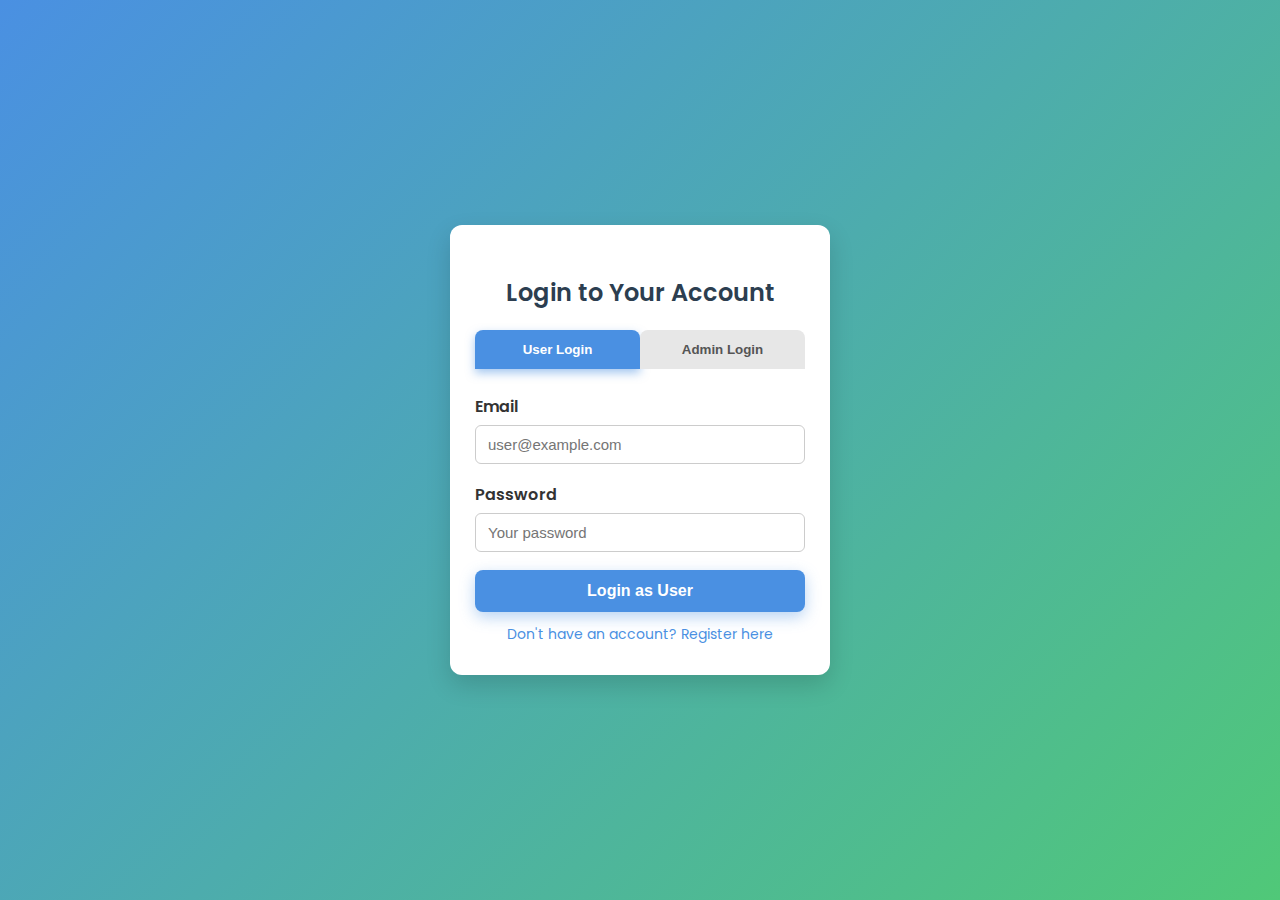
<file: templates/login.html>
<!DOCTYPE html>
<html lang="en">
<head>
<meta charset="UTF-8" />
<meta name="viewport" content="width=device-width, initial-scale=1" />
<title>Login - Pothole Detection</title>
<style>
  @import url('https://fonts.googleapis.com/css2?family=Poppins:wght@400;600&display=swap');

  * {
    box-sizing: border-box;
  }
  body {
    margin: 0; padding: 0;
    font-family: 'Poppins', sans-serif;
    background: linear-gradient(135deg, #4a90e2, #50c878);
    display: flex;
    justify-content: center;
    align-items: center;
    min-height: 100vh;
  }
  .container {
    background: #fff;
    border-radius: 12px;
    box-shadow: 0 10px 25px rgba(0,0,0,0.15);
    width: 380px;
    max-width: 90vw;
    padding: 30px 25px;
  }
  h2 {
    text-align: center;
    margin-bottom: 20px;
    font-weight: 600;
    color: #2c3e50;
  }
  .tab-buttons {
    display: flex;
    margin-bottom: 25px;
  }
  .tab-buttons button {
    flex: 1;
    background: #e7e7e7;
    border: none;
    padding: 12px 0;
    font-weight: 600;
    cursor: pointer;
    color: #555;
    border-radius: 8px 8px 0 0;
    transition: background 0.3s;
  }
  .tab-buttons button.active {
    background: #4a90e2;
    color: white;
    box-shadow: 0 4px 10px rgba(74, 144, 226, 0.5);
  }
  form {
    display: none;
    flex-direction: column;
  }
  form.active {
    display: flex;
  }
  label {
    margin-bottom: 6px;
    color: #333;
    font-weight: 600;
  }
  input[type="text"],
  input[type="password"],
  input[type="email"] {
    padding: 10px 12px;
    margin-bottom: 18px;
    border-radius: 6px;
    border: 1.8px solid #ccc;
    font-size: 15px;
    transition: border-color 0.3s;
  }
  input[type="text"]:focus,
  input[type="password"]:focus,
  input[type="email"]:focus {
    outline: none;
    border-color: #4a90e2;
  }
  button.submit-btn {
    background: #4a90e2;
    color: white;
    font-weight: 700;
    border: none;
    border-radius: 8px;
    padding: 12px 0;
    cursor: pointer;
    font-size: 16px;
    box-shadow: 0 5px 15px rgba(74, 144, 226, 0.4);
    transition: background 0.3s;
  }
  button.submit-btn:hover {
    background: #3b7ac8;
  }
  .switch-to-register {
    text-align: center;
    margin-top: 12px;
    font-size: 14px;
    color: #4a90e2;
    cursor: pointer;
    user-select: none;
  }
</style>
</head>
<body>

<div class="container">
  <h2>Login to Your Account</h2>
  <div class="tab-buttons">
    <button id="userTab" class="active">User Login</button>
    <button id="adminTab">Admin Login</button>
  </div>

  <!-- User Login Form -->
<!-- User Login Form -->
<form id="userLoginForm" class="active" method="POST" action="/login">
  <input type="hidden" name="login_type" value="user" />
  <label for="userEmail">Email</label>
  <input type="email" id="userEmail" name="email" placeholder="user@example.com" required />
  
  <label for="userPassword">Password</label>
  <input type="password" id="userPassword" name="password" placeholder="Your password" required />
  
  <button type="submit" class="submit-btn">Login as User</button>
  <div class="switch-to-register" onclick="window.location.href='/register'">Don't have an account? Register here</div>
</form>

<!-- Admin Login Form -->
<form id="adminLoginForm" method="POST" action="/login">
  <input type="hidden" name="login_type" value="admin" />
  <label for="adminUsername">Username</label> 
  <input type="text" id="adminUsername" name="username" placeholder="Admin username" required />
  
  <label for="adminPassword">Password</label>
  <input type="password" id="adminPassword" name="password" placeholder="Your password" required />
  
  <button type="submit" class="submit-btn">Login as Admin</button>
</form>

</div>

<script>
  const userTab = document.getElementById('userTab');
  const adminTab = document.getElementById('adminTab');
  const userForm = document.getElementById('userLoginForm');
  const adminForm = document.getElementById('adminLoginForm');

  userTab.addEventListener('click', () => {
    userTab.classList.add('active');
    adminTab.classList.remove('active');
    userForm.classList.add('active');
    adminForm.classList.remove('active');
  });

  adminTab.addEventListener('click', () => {
    adminTab.classList.add('active');
    userTab.classList.remove('active');
    adminForm.classList.add('active');
    userForm.classList.remove('active');
  });
</script>

</body>
</html>
</file>
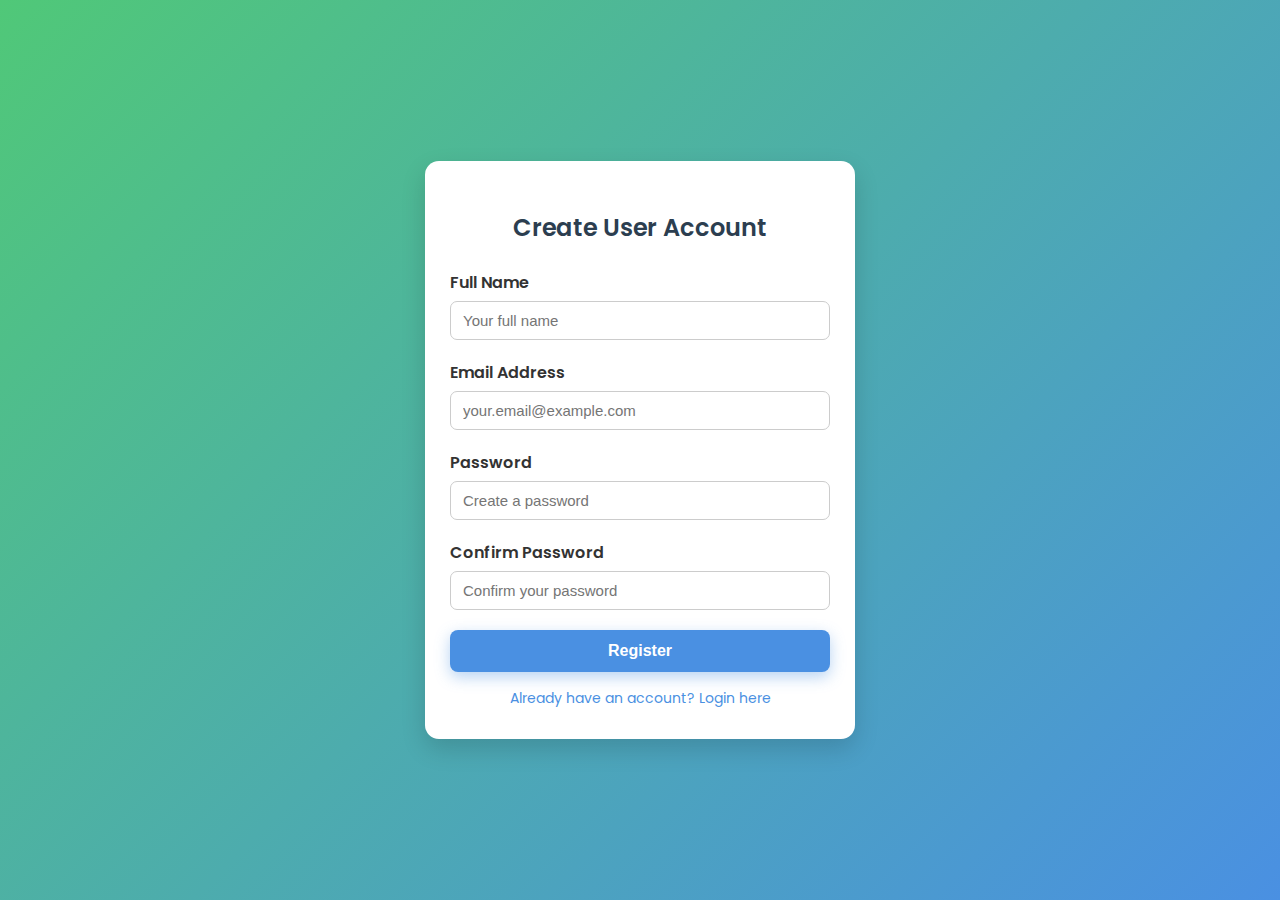
<file: templates/register.html>
<!DOCTYPE html>
<html lang="en">
<head>
<meta charset="UTF-8" />
<meta name="viewport" content="width=device-width, initial-scale=1" />
<title>User Registration - Pothole Detection</title>
<style>
  @import url('https://fonts.googleapis.com/css2?family=Poppins:wght@400;600&display=swap');

  body {
    margin: 0; padding: 0;
    font-family: 'Poppins', sans-serif;
    background: linear-gradient(135deg, #50c878, #4a90e2);
    display: flex;
    justify-content: center;
    align-items: center;
    min-height: 100vh;
  }
  .container {
    background: #fff;
    border-radius: 14px;
    padding: 30px 25px;
    width: 380px;
    max-width: 90vw;
    box-shadow: 0 10px 25px rgba(0,0,0,0.15);
  }
  h2 {
    text-align: center;
    margin-bottom: 25px;
    font-weight: 600;
    color: #2c3e50;
  }
  form {
    display: flex;
    flex-direction: column;
  }
  label {
    margin-bottom: 6px;
    color: #333;
    font-weight: 600;
  }
  input[type="text"],
  input[type="email"],
  input[type="password"] {
    padding: 10px 12px;
    margin-bottom: 20px;
    border-radius: 7px;
    border: 1.8px solid #ccc;
    font-size: 15px;
    transition: border-color 0.3s;
  }
  input[type="text"]:focus,
  input[type="email"]:focus,
  input[type="password"]:focus {
    outline: none;
    border-color: #4a90e2;
  }
  button.submit-btn {
    background: #4a90e2;
    color: white;
    font-weight: 700;
    border: none;
    border-radius: 8px;
    padding: 12px 0;
    cursor: pointer;
    font-size: 16px;
    box-shadow: 0 5px 15px rgba(74, 144, 226, 0.4);
    transition: background 0.3s;
  }
  button.submit-btn:hover {
    background: #3b7ac8;
  }
  .switch-to-login {
    text-align: center;
    margin-top: 16px;
    font-size: 14px;
    color: #4a90e2;
    cursor: pointer;
    user-select: none;
  }
</style>
</head>
<body>

<div class="container">
  <h2>Create User Account</h2>
  <form method="POST" action="/register">
    <label for="name">Full Name</label>
    <input type="text" id="name" name="name" placeholder="Your full name" required />
    
    <label for="email">Email Address</label>
    <input type="email" id="email" name="email" placeholder="your.email@example.com" required />
    
    <label for="password">Password</label>
    <input type="password" id="password" name="password" placeholder="Create a password" required minlength="6" />
    
    <label for="confirmPassword">Confirm Password</label>
    <input type="password" id="confirmPassword" name="confirm_password" placeholder="Confirm your password" required minlength="6" />
    
    <button type="submit" class="submit-btn">Register</button>
  </form>
  <div class="switch-to-login" onclick="window.location.href='/login'">Already have an account? Login here</div>
</div>

<script>
  // Simple password confirmation validation (optional)
  const form = document.querySelector('form');
  const password = document.getElementById('password');
  const confirmPassword = document.getElementById('confirmPassword');

  form.addEventListener('submit', (e) => {
    if (password.value !== confirmPassword.value) {
      e.preventDefault();
      alert("Passwords do not match!");
      confirmPassword.focus();
    }
  });
</script>

</body>
</html>
</file>
